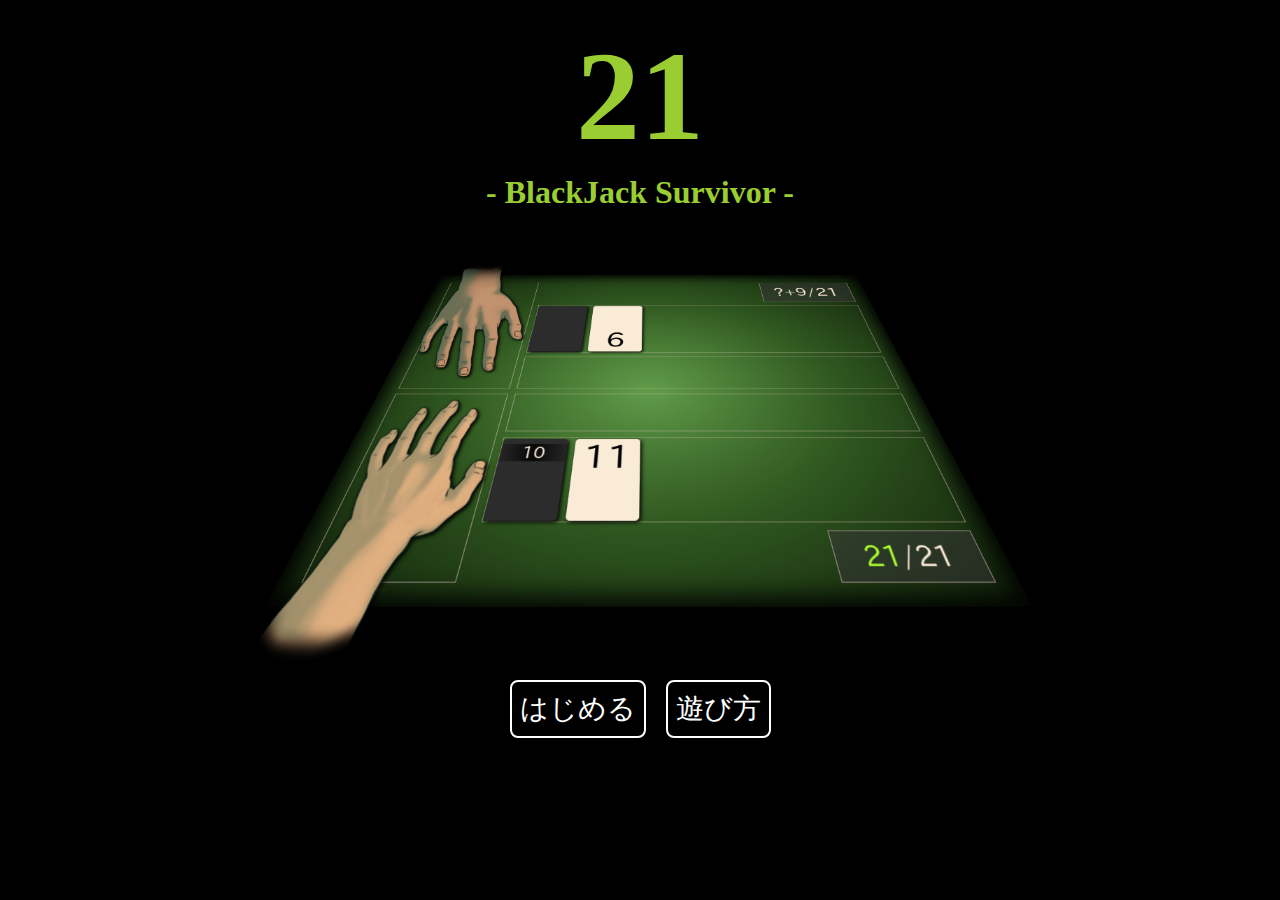
<file: index.html>
<!DOCTYPE html>
<html lang="ja">
  <head>
    <meta charset="utf-8" />
    <meta name="description" content="ブラックジャック風カードゲームです！――――君は生き残ることができるか？デスゲームに勝ち残り賞金を手に入れろ！">
    <title>21 - BlackJack Survivor</title>
    <link rel="stylesheet" type="text/css" href="css/base.css" />
  </head>
  <body>
    <h1 id="title">21<br><span id="title-sub">- BlackJack Survivor -<span></h1>

    <div id="img"></div>

    <div class="link">
      <a class="btn" href="gameboard.html">はじめる</a>
      <a class="btn" href="rule.html">遊び方</a>
    </div>
  </body>
</html>
</file>
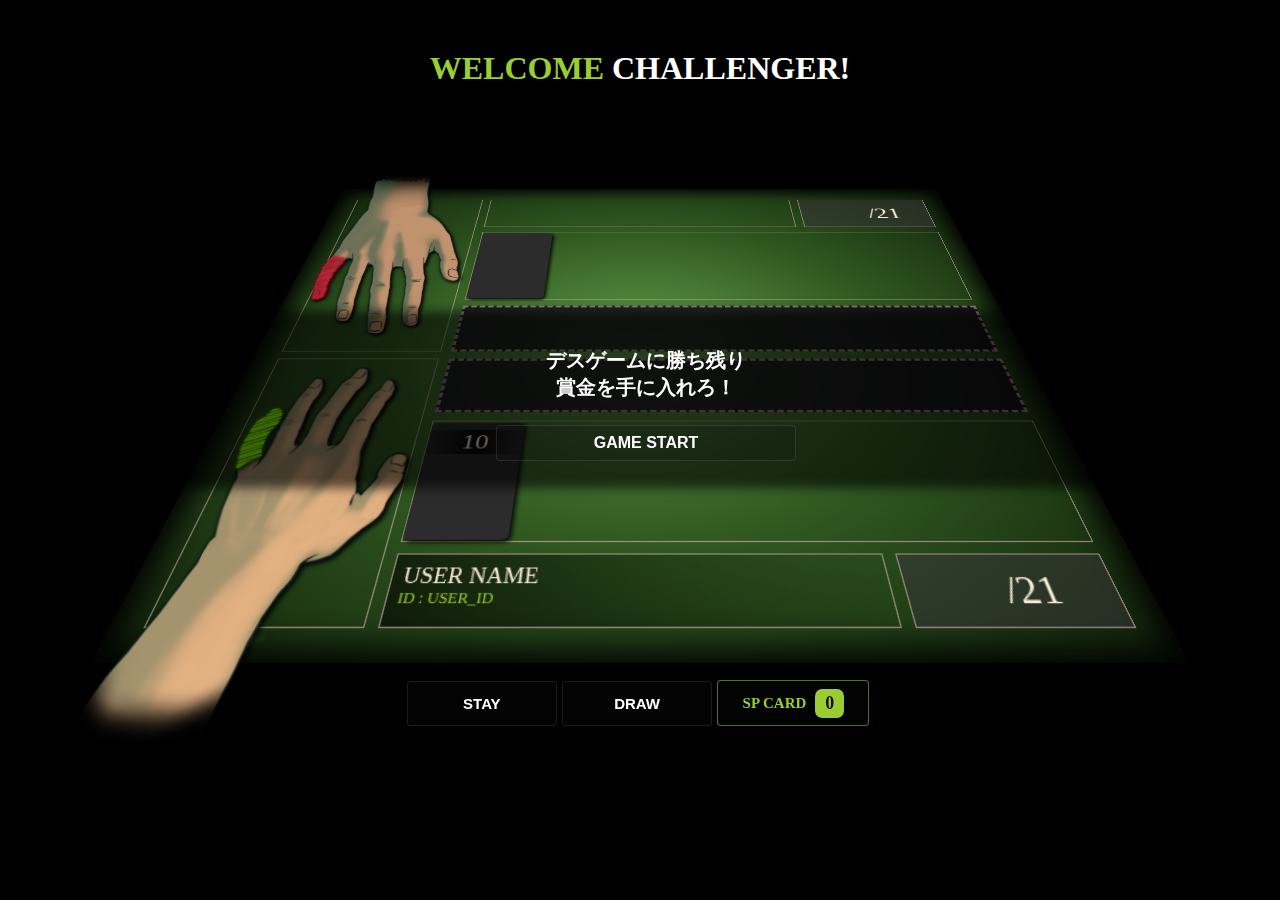
<file: gameboard.html>
<!DOCTYPE html>
<html lang="ja">
  <!-- HEAD -->
  <head>
    <meta charset="UTF-8" />
    <meta http-equiv="X-UA-Compatible" content="IE=edge">
    <meta name="viewport" content="width=device-width, initial-scale=1.0">
    <title>21 - Survival Game -</title>
    <link rel="stylesheet" type="text/css" href="css/gameboard.css" />
    <link rel="stylesheet" type="text/css" href="css/pop_up.css" />
    <link rel="stylesheet" type="text/css" href="css/sp_window+cards.css" />
  </head>
  <!-- END of HEAD -->

  <!-- BODY -->
  <body>
    <!-- <h1>21</h1> -->

    <!-- .YOUR or .ENEMY -->
    <div class="container">
      <div id="infoBoard" class="wrapper">
        <div id="message">
          <p id="header"><span class="YOUR">WELCOME</span> CHALLENGER!</p>
          <p id="notice"></p>
          <!-- Example:
            <p id="header"><span class="YOUR">YOUR</span> TURN</p>
            <p id="notice">SPカードの効果は発動しなかったようだ...</p>
           -->
        </div>
      </div>
      <!-- ENEMY -->
      <div id="gameBoard" class="wrapper">
        <div id="EN_Hand">
          <img class="Hand" src="img/en/hand.png" alt="Enemy's Hand" />
          <!-- Example:
            <img class="Hand lost" src="img/en/lost/02.png" />
            <img class="Hand select" src="img/en/select/03.png" />
            <img class="Hand select" src="img/en/select/04.png" />
          -->
        </div>
        <div id="EN_Cards">
          <!-- Example:
            <div class="numCard back"></div>
            <div class="numCard">4</div>
            <div class="numCard">8</div>
          -->
        </div>
        <div id="EN_PassiveSP">
          <!-- Example:
            <div class="spCard spID21"></div>
            <div class="spCard spID21"></div> 
          -->
        </div>
        <div id="Blank"></div>
        <div id="EN_countNum">
          <!-- Example:
            <span class="enHandSum">18+?</span>/<span class="goal">21</span>
          -->
          <span id="enHandSum">--</span>/<span class="goal">--</span>
        </div>
        <!-- END of Enemy's Graphics -->
        <!-- My Graphix -->
        <div id="MY_Hand">
          <img class="Hand" src="img/my/hand.png" alt="My Hand" />
          <!-- Example:
            <img class="Hand lost" src="img/my/lost/01.png" />
            <img class="Hand select" src="img/my/select/02.png" />
          -->
        </div>
        <div id="MY_Cards">
          <!-- Example:
            <div class="numCard back"><div>11</div></div>
            <div class="numCard">7</div>
            <div class="numCard">3</div>
          -->
        </div>
        <div id="MY_PassiveSP">
          <!-- Example:
            <div class="spCard spID22"></div>
            <div class="spCard spID23"></div>
          -->
        </div>
        <div id="MY_Info">
          <div id="user_info">USER NAME<br />ID : USER_ID</div>
        </div>
        <div id="MY_countNum">
          <!-- Example:
            <span class="myHandSum">17</span>/<span class="goal">21</span>
            or
            <span class="myHandSum just">21</span>/<span class="goal">21</span>
            or
            <span class="myHandSum burst">24</span>/<span class="goal">21</span>
          -->
          <span id="myHandSum">--</span>/<span class="goal">--</span>
        </div>
        <!-- END of My Graphics -->
      </div>
      <!-- END of gameBoard -->

      <!-- infoBorder -->
      <div id="infoBorder" hidden>
        <div id="infoBdrImg" hidden><img src="img/10000yen.png"></div>
        <p id="infoBdrMsg">ここにメッセージを挿入</p>
        <div class="infoBtnContainer">
          <button id="btn1st" class="infoBtn" type="button" hidden>BUTTON-01</button>
          <button id="btn2nd" class="infoBtn" type="button" hidden>BUTTON-02</button>
        </div>
      </div>

      <!-- infoPopUp -->
      <div id="infoPopUp" hidden>
        <div id="infoSP" hidden>
          <div id="SPimg" class=""></div>
          <p id="SPname">SPカード名</p>
          <p id="SPtext">SPカードの詳細情報</p>
        </div>
        <div id="infoMsg">ここにメッセージを挿入</div>
        <div class="infoBtnContainer">
          <button id="btnPop" class="infoBtn" type="button">OK</button>
        </div>
      </div>
      <!-- END of infoPopUp -->

      <!-- MY Commands -->
      <div id="MY_Commands">
        <div id="comBtnContainer">
          <button id="btnStay" type="button" class="clear_btn" disabled>STAY</button>
          <button id="btnDraw" type="button" class="clear_btn" disabled>DRAW</button>
        </div>
        <input id="SP_btn" type="checkbox" class="clear_btn" name="SP_Window" />
        <label for="SP_btn" id="label_SP_btn" title="SPカードを使用します">
          <div id="divSPBtn">
            <!-- Example:
              SP CARD <span class="label_SP_btn">4</span>
            -->
            SP CARD <span>--</span>
          </div>
        </label>
        <!-- SP_Window -->
        <div id="SP_Window">
          <!-- Example:
            <div id="sp0" class="spPrev spID12">
              <input type="button" name="useSP" value="12">
            </div>
            <div id="sp1" class="spPrev"></div>
            ...
          -->
          <div id="spText">
            <!-- Example:
              <div class='spIDXXtxt'>
                <p class='SPname'>SPカード名</p>
                <p class='SPtext'>SPカードの説明</p>
              </div>
            -->
          </div>
        </div>
        <!-- END of SP_Window -->
      </div>
      <!-- END of MY Commands -->
    </div>
    <!-- END of container -->
    <script>
      // export to "js/main.js"

      // infoBoard
      const pHeader = document.querySelector("#header");
      const pNotice = document.querySelector("#notice");

      // gameBoard
      const divSPBtn = document.querySelector("#divSPBtn");
      const divMyCard = document.querySelector("#MY_Cards");
      const divEnCard = document.querySelector("#EN_Cards");
      const spanMySum = document.querySelector("#myHandSum");
      const spanEnSum = document.querySelector("#enHandSum");
      const spanGoal = document.querySelectorAll("span.goal");
      const divMyPassSP = document.querySelector("#MY_PassiveSP");
      const divEnPassSP = document.querySelector("#EN_PassiveSP");
      const divMyHand = document.querySelector("#MY_Hand");
      const divEnHand = document.querySelector("#EN_Hand");

      // infoBorder
      const infoBorder = document.querySelector("#infoBorder");
      const infoBdrImg = document.querySelector("#infoBdrImg");
      const infoBdrMsg = document.querySelector("#infoBdrMsg");
      const infoBtnContainer = document.querySelector("#infoBorder .infoBtnContainer");
      const btn1st = document.querySelector("#btn1st");
      const btn2ec = document.querySelector("#btn2nd");

      // infoPopUp
      const divInfoPU = document.querySelector("#infoPopUp");
      const divInfoSP = document.querySelector("#infoSP");
      const divSPimg = document.querySelector("#SPimg");
      const pSPname = document.querySelector("#SPname");
      const pSPtext = document.querySelector("#SPtext");
      const divInfoMsg = document.querySelector("#infoMsg");
      const btnPop = document.querySelector("#btnPop");

      // MY_Commands
      const divMyCmd = document.querySelector("#MY_Commands");
      const btnStay = document.querySelector("#btnStay");
      const btnDraw = document.querySelector("#btnDraw");
      const btnSP = document.querySelector("#SP_btn");

      // SP_Window
      const SPWindow = document.querySelector("#SP_Window");
      const SPText = document.querySelector("#spText");

      const MAX_SP_HAND = 16;
    </script>
    <script src="js/SPCard.js"></script>
    <script src="js/GameStatus.js"></script>
    <script src="js/main.js"></script>
    <script>
      const gc = new GameController("id");
      document.body.onload = () => { gc.run(); };
    </script>
  </body>
  <!-- END of BODY -->
</html>
</file>
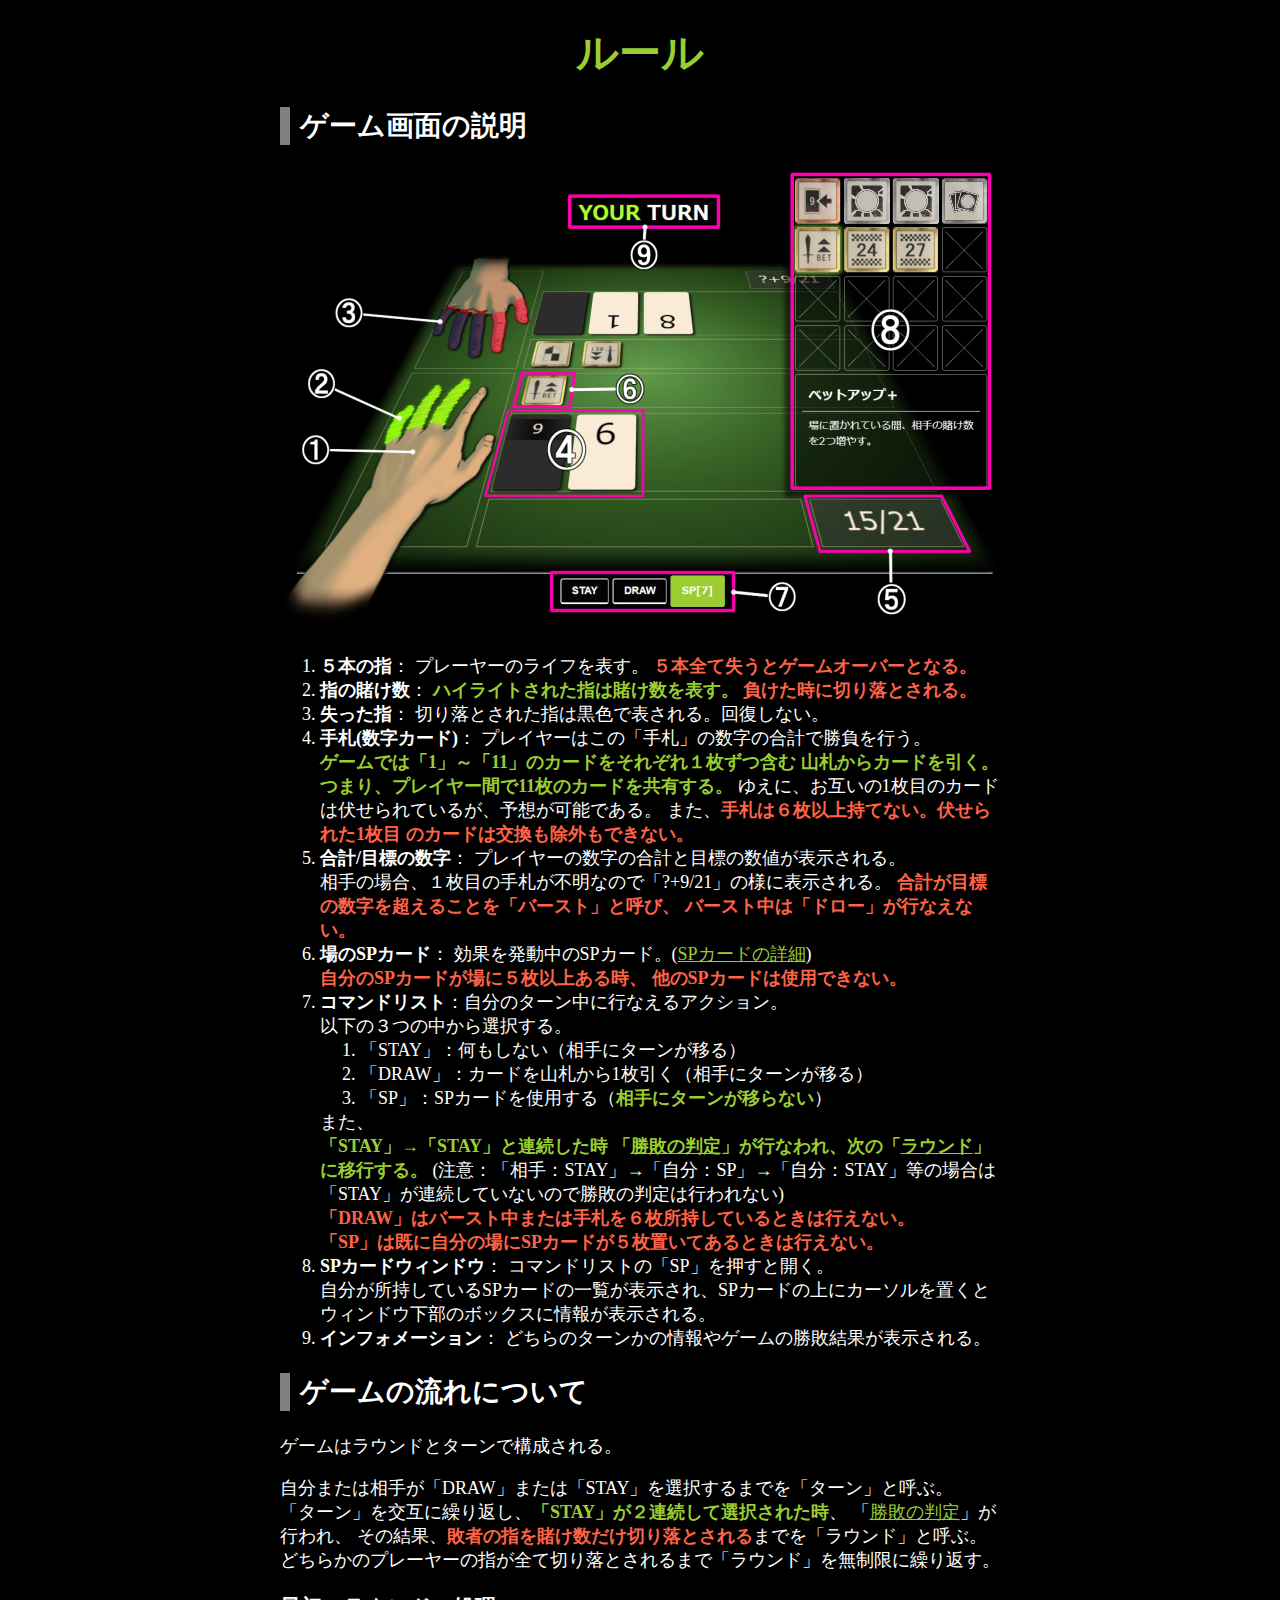
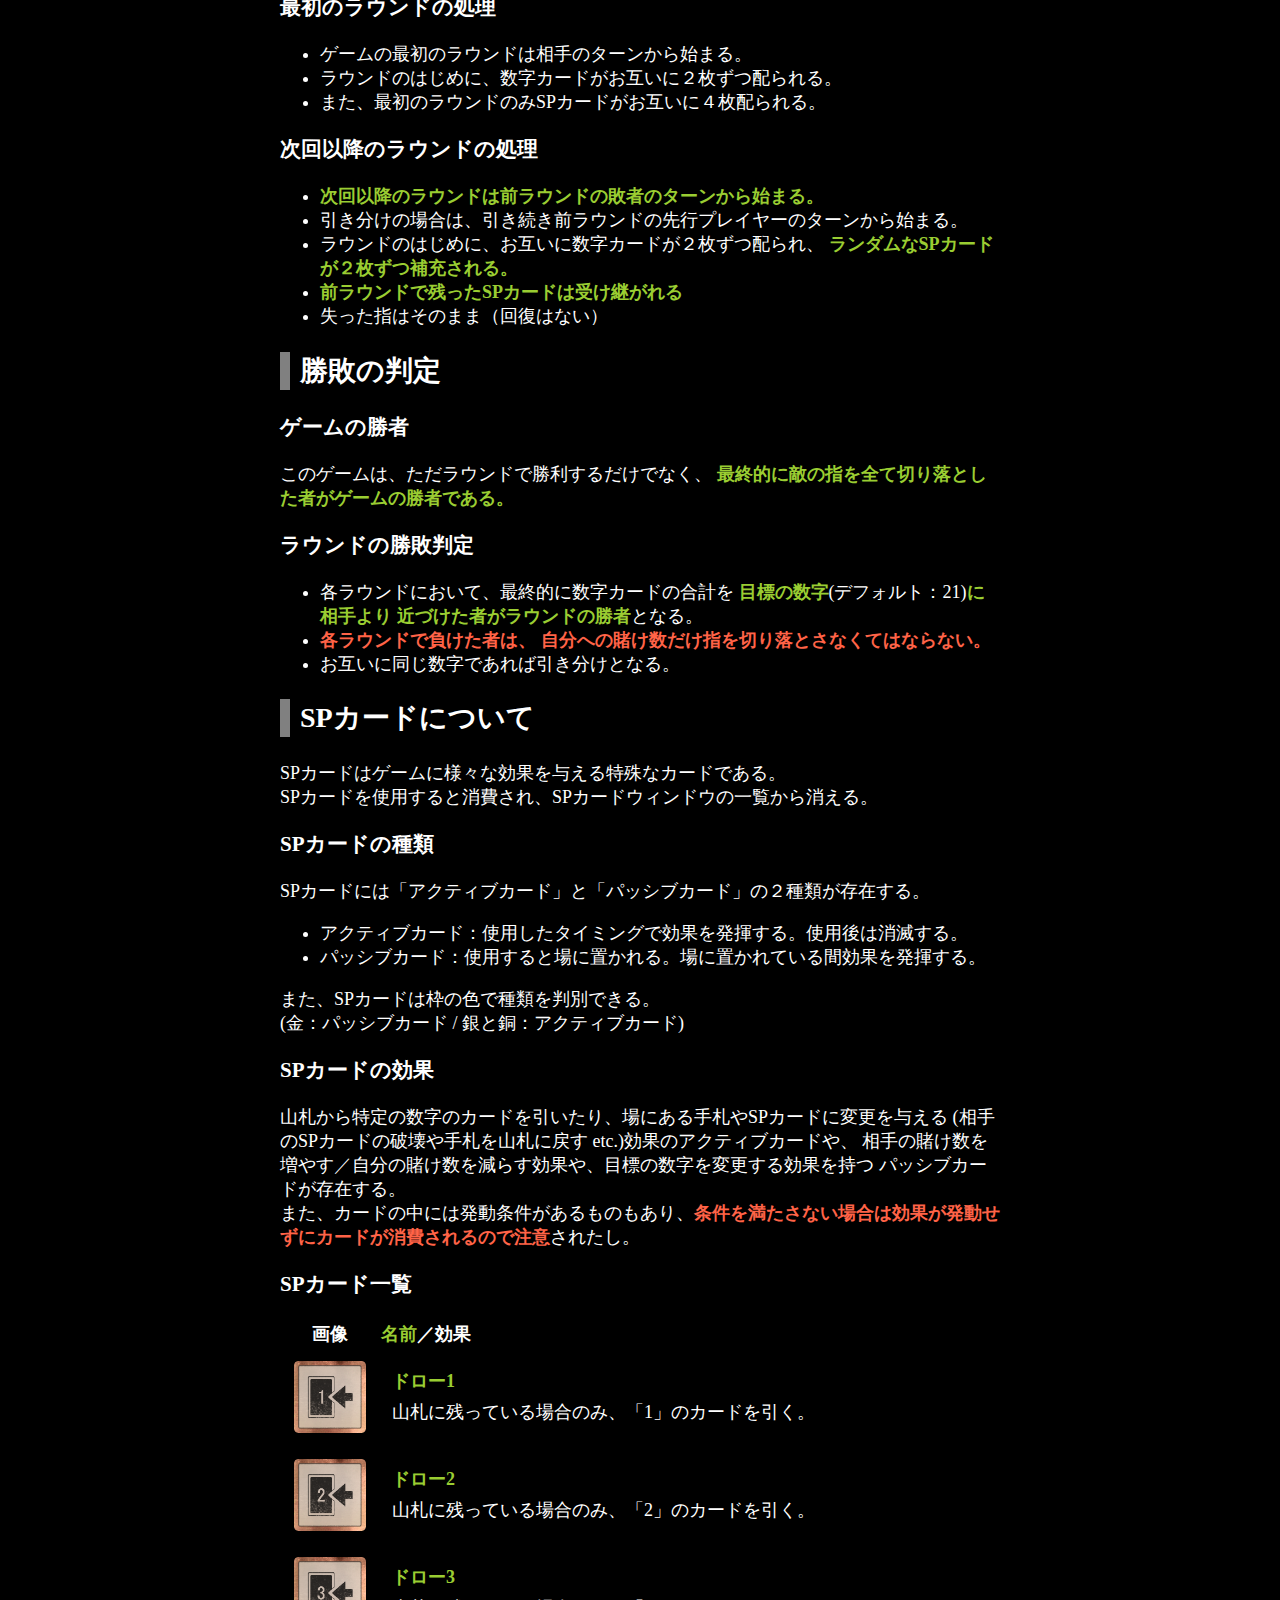
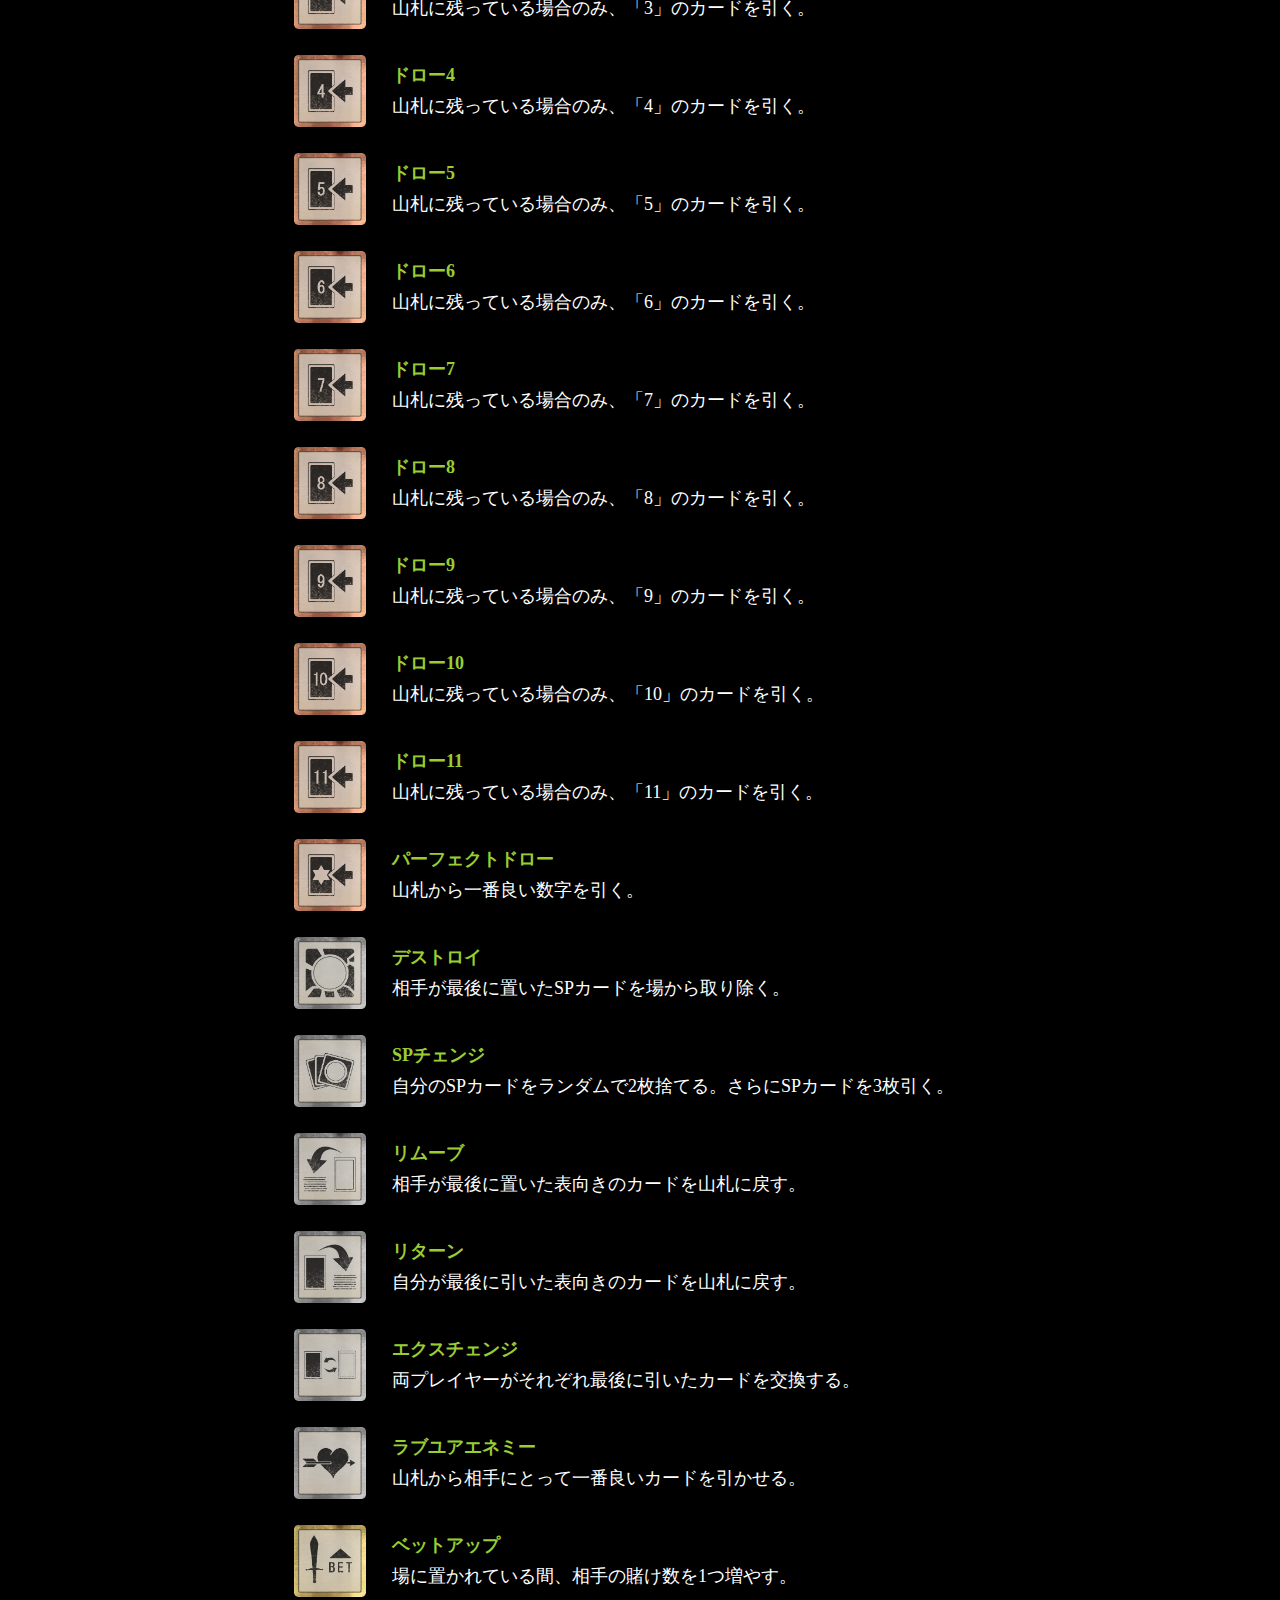
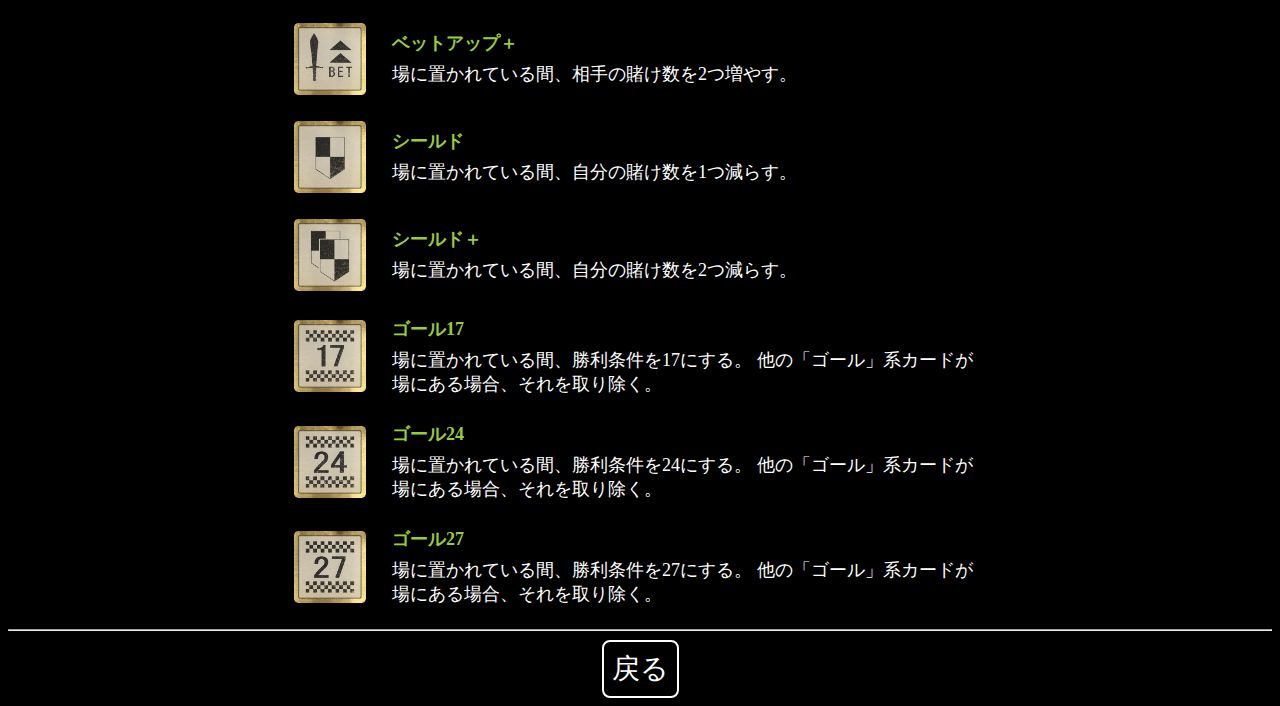
<file: rule.html>
<!DOCTYPE html>
<html lang="ja">

<head>
  <link rel="stylesheet" type="text/css" href="css/base.css">
  <meta charset="utf-8">
  <title>ルール</title>
  <link rel="stylesheet" href="css/rule.css">
  <link rel="stylesheet" href="css/sp_card.css">
</head>

<body>
  <h1>ルール</h1>

  <div class="container">

    <h2>ゲーム画面の説明</h2>
    <div class="fig01"></div>
    <ol class="encircled">
      <li>
        <span class="bold">５本の指</span>：
        プレーヤーのライフを表す。
        <span class="bold red">５本全て失うとゲームオーバーとなる。</span>
      </li>
      <li>
        <span class="bold">指の賭け数</span>：
        <span class="bold green">ハイライトされた指は賭け数を表す。</span>
        <span class="bold red">負けた時に切り落とされる。</span>
      </li>
      <li>
        <span class="bold">失った指</span>：
        切り落とされた指は黒色で表される。回復しない。
      </li>
      <li>
        <span class="bold">手札(数字カード)</span>：
        プレイヤーはこの「手札」の数字の合計で勝負を行う。<br>
        <span class="bold green">ゲームでは「1」～「11」のカードをそれぞれ１枚ずつ含む
          山札からカードを引く。つまり、プレイヤー間で11枚のカードを共有する。</span>
        ゆえに、お互いの1枚目のカードは伏せられているが、予想が可能である。
        また、<span class="bold red">手札は６枚以上持てない。伏せられた1枚目
          のカードは交換も除外もできない。</span>
      </li>
      <li>
        <span class="bold">合計/目標の数字</span>：
        プレイヤーの数字の合計と目標の数値が表示される。<br>
        相手の場合、１枚目の手札が不明なので「?+9/21」の様に表示される。
        <span class="bold red">合計が目標の数字を超えることを「バースト」と呼び、
          バースト中は「ドロー」が行なえない。</span>

      </li>
      <li>
        <span class="bold">場のSPカード</span>：
        効果を発動中のSPカード。(<a href="#SPCard">SPカードの詳細</a>)<br>
        <span class="bold red">自分のSPカードが場に５枚以上ある時、
          他のSPカードは使用できない。</span>
      </li>
      <li>
        <span class="bold">コマンドリスト</span>：自分のターン中に行なえるアクション。<br>
        以下の３つの中から選択する。
        <ol>
          <li>「STAY」：何もしない（相手にターンが移る）</li>
          <li>「DRAW」：カードを山札から1枚引く（相手にターンが移る）</li>
          <li>「SP」：SPカードを使用する（<span class="bold green">相手にターンが移らない</span>）</li>
        </ol>
        また、<br>
        <span class="bold green">「STAY」→「STAY」と連続した時
          「<a href="#Judge">勝敗の判定</a>」が行なわれ、次の「<a href="#game_flow">ラウンド</a>」に移行する。</span>
        (注意：「相手：STAY」→「自分：SP」→「自分：STAY」等の場合は
        「STAY」が連続していないので勝敗の判定は行われない)<br>
        <span class="bold red">「DRAW」はバースト中または手札を６枚所持しているときは行えない。</span><br>
        <span class="bold red">「SP」は既に自分の場にSPカードが５枚置いてあるときは行えない。</span><br>
      </li>
      <li>
        <span class="bold">SPカードウィンドウ</span>：
        コマンドリストの「SP」を押すと開く。<br>
        自分が所持しているSPカードの一覧が表示され、SPカードの上にカーソルを置くと
        ウィンドウ下部のボックスに情報が表示される。
      </li>
      <li>
        <span class="bold">インフォメーション</span>：
        どちらのターンかの情報やゲームの勝敗結果が表示される。
      </li>
    </ol>


    <h2 id="game_flow">ゲームの流れについて</h2>
    <p>ゲームはラウンドとターンで構成される。</p>
    <p>
      自分または相手が「DRAW」または「STAY」を選択するまでを「ターン」と呼ぶ。<br>
      「ターン」を交互に繰り返し、<span class="bold green">「STAY」が２連続して選択された時</span>、
      「<a href="#Judge">勝敗の判定</a>」が行われ、
      その結果、<span class="bold red">敗者の指を賭け数だけ切り落とされる</span>までを「ラウンド」と呼ぶ。<br>
      どちらかのプレーヤーの指が全て切り落とされるまで「ラウンド」を無制限に繰り返す。
    </p>

    <h3>最初のラウンドの処理</h3>
    <ul>
      <li>ゲームの最初のラウンドは相手のターンから始まる。</li>
      <li>ラウンドのはじめに、数字カードがお互いに２枚ずつ配られる。</li>
      <li>また、最初のラウンドのみSPカードがお互いに４枚配られる。</li>
    </ul>

    <h3>次回以降のラウンドの処理</h3>
    <ul>
      <li><span class="bold green">次回以降のラウンドは前ラウンドの敗者のターンから始まる。</span></li>
      <li>引き分けの場合は、引き続き前ラウンドの先行プレイヤーのターンから始まる。</li>
      <li>
        ラウンドのはじめに、お互いに数字カードが２枚ずつ配られ、
        <span class="bold green">ランダムなSPカードが２枚ずつ補充される。</span>
      </li>
      <li><span class="bold green">前ラウンドで残ったSPカードは受け継がれる</span></li>
      <li>失った指はそのまま（回復はない）</li>
    </ul>


    <h2 id="Judge">勝敗の判定</h2>

    <h3>ゲームの勝者</h3>
    <p>
      このゲームは、ただラウンドで勝利するだけでなく、
      <span class="bold green">最終的に敵の指を全て切り落とした者がゲームの勝者である。</span>
    </p>

    <h3>ラウンドの勝敗判定</h3>
    <ul>
      <li>
        各ラウンドにおいて、最終的に数字カードの合計を<span class="green bold">
          目標の数字</span>(デフォルト：21)<span class="green bold">に相手より
          近づけた者がラウンドの勝者</span>となる。
      </li>
      <li>
        <span class="red bold">各ラウンドで負けた者は、
          自分への賭け数だけ指を切り落とさなくてはならない。</span>
      </li>
      <li>お互いに同じ数字であれば引き分けとなる。</li>
    </ul>


    <h2 id="SPCard">SPカードについて</h2>
    <p>
      SPカードはゲームに様々な効果を与える特殊なカードである。<br>
      SPカードを使用すると消費され、SPカードウィンドウの一覧から消える。
    </p>

    <h3>SPカードの種類</h3>
    <p>SPカードには「アクティブカード」と「パッシブカード」の２種類が存在する。</p>
    <ul>
      <li>アクティブカード：使用したタイミングで効果を発揮する。使用後は消滅する。</li>
      <li>パッシブカード：使用すると場に置かれる。場に置かれている間効果を発揮する。</li>
    </ul>
    <p>
      また、SPカードは枠の色で種類を判別できる。<br>
      (金：パッシブカード / 銀と銅：アクティブカード)
    </p>

    <h3>SPカードの効果</h3>
    <p>
      <!-- ここでは詳細を紹介しないが...<br> -->
      山札から特定の数字のカードを引いたり、場にある手札やSPカードに変更を与える
      (相手のSPカードの破壊や手札を山札に戻す etc.)効果のアクティブカードや、
      相手の賭け数を増やす／自分の賭け数を減らす効果や、目標の数字を変更する効果を持つ
      パッシブカードが存在する。<br>
      また、カードの中には発動条件があるものもあり、<span class="bold red">条件を満たさない場合は効果が発動せずにカードが消費されるので注意</span>されたし。
    </p>

    <h3>SPカード一覧</h3>
    <table id="spList">
      <thead>
        <tr>
          <th class="txt-c">画像</th>
          <th class="txt-l"><span class="bold green">名前</span>／効果</th>
        </tr>
      </thead>
      <tbody>
        <!-- ここにSPカードが挿入される -->
      </tbody>
    </table>
    <script>
      // SPカードのデータを読み込む
      fetch('json/sp_card.json')
        .then(res => { return res.json(); })
        .then(json => {
          const spList = json;
          const tbody = document.querySelector('#spList > tbody');

          // テーブルにSPカードを追加する
          spList['sp_card'].forEach(card => {
            if (!card['name']) return;
            const tr = document.createElement('tr');
            tr.innerHTML = `
            <td><div class="card spID${card['id']}"></div</td>
            <td>
              <span class="bold green">${card['name']}</span>
              <p>${card['description']}</p>
            </td>
            `;
            tbody.appendChild(tr);

            // console.log(card);
          });
        });
    </script>

  </div>

  <hr>

  <div class="link">
    <a class="btn" href="index.html">戻る</a>
  </div>

</body>

</html>
</file>
<file: css/base.css>
@charset "utf8";

body {
  background-color: black;
  color           : white;
  font-size       : 18px;
}

span.green {
  color: yellowgreen;
}

span.red {
  color: tomato;
}

span.bold {
  font-weight: bold;
}

span.small {
  font-size: 10px;
}

.txt-c {
  text-align: center;
}

.txt-l {
  text-align: left;
}

.txt-r {
  text-align: right;
}


h1 {
  color     : yellowgreen;
  margin    : 2%;
  font-size : 42px;
  text-align: center;
}

#title {
  margin-top: 4rem;
  font-size: 8rem;
  line-height: 4rem;
}

#title-sub {
  font-size: 2rem;
}

h2 {
  color       : white;
  font-size   : 28px;
  padding-left: 10px;
  border-left : 10px solid gray;
}

h2:target {
  border-left: 10px solid white;
  background : linear-gradient(90deg, #37ce00cc, #00000000);
}

div.container {
  width : 720px;
  margin: 5px auto;
}

div#img {
  width           : calc(0.7*1195px);
  height          : calc(0.7*608px);
  margin          : 0 auto;
  background-size : 100% 100%;
  background-image: url(../img/21.png);
}

div.link {
  display        : flex;
  align-items    : center;
  justify-content: center;
  margin         : 5px auto;
  font-size      : 28px;
}

a:link,
a:visited {
  color: yellowgreen;
}

/* Button */
a.btn:link,
a.btn:visited {
  text-decoration: none;
  color          : white;
}

.btn {
  color           : white;
  background-color: black;
  padding         : 8px;
  border          : 2px solid white;
  border-radius   : 8px;
  margin          : 0 10px;
  font-size       : 28px;
}

.btn:hover {
  background-color: yellowgreen;
  color           : black;
  border          : 2px solid yellowgreen;
}

div.fig01 {
  background-image: url(../img/game_screen.png);
  background-size : 100% 100%;
  width           : 720px;
  height          : 468px;
}
</file>
<file: css/gameboard.css>
@charset "UTF-8";

/**
 * TODO: レスポンシブ対応
 */

/* * {
    margin: 0;
    box-sizing: border-box;
} */

:root {
    --borad-width: 1080px;
}

/* debug */
div.test {
    font-size: 12px;
    position : absolute;
    top      : 1%;
    left     : 1%;
}

body {
    font-size          : 15px;
    color              : #ffffff;
    background-color   : black;
    position           : relative;
    /* 要素選択を無効化 */
    user-select        : none;
    /* 見切れた要素 */
    /* overflow-x      : visible; */
}

h1 {
    font-size : 32px;
    text-align: center;
}

span.green {
    color: yellowgreen;
}

span.red {
    color: tomato;
}

span.bold {
    font-weight: bold;
}

span.small {
    font-size: 10px;
}

.container {
    width       : var(--borad-width);
    position    : relative;
    margin-left : auto;
    margin-right: auto;
}

.wrapper {
    margin-left : auto;
    margin-right: auto;
}

img {
    pointer-events: none;
}

/* infoBoard */
div#infoBoard {
    position       : absolute;
    top            : 0.0%;
    left           : calc((var(--borad-width) - 600px) / 2);
    width          : 600px;
    height         : 180px;
    display        : flex;
    align-items    : center;
    justify-content: center;
}

div#message {
    width : 100%;
    height: 100%;
}

div#message>p {
    font-size         : 20px;
    font-weight       : bold;
    text-align        : center;
    margin-block-start: 0em;
    margin-block-end  : 0.5em;
}

div#message>p:first-child {
    font-size: 32px;
}

span.YOUR {
    color: greenyellow;
}

span.ENEMY {
    color: tomato;
}

div#message.WIN span,
div#message.victory span {
    color: greenyellow;
}

div#message.LOSE span,
div#message.defeat span {
    color: tomato;
}

/* gameBoard */
div#gameBoard {
    display: grid;
    grid-template-areas:
        "EN_Hand Blank EN_countNum"
        "EN_Hand EN_Cards  EN_Cards"
        "EN_Hand EN_PassiveSP EN_PassiveSP"
        "MY_Hand MY_PassiveSP MY_PassiveSP"
        "MY_Hand MY_Cards  MY_Cards"
        "MY_Hand MYInfo MY_countNum";
    grid-template-rows   : 60px 125px 70px 70px 125px 60px;
    grid-template-columns: 160px 1fr 160px;
    grid-gap             : 10px;
    width                : 720px;
    background           : radial-gradient(#619c4a, #305820, #10200a);
    box-shadow           : inset 0 0 25px 10px #000000ee;
    padding              : 25px;
    margin-top           : 50px;

    /* 3D Transform */
    transform: perspective(720px) translateZ(0px) rotateX(45deg);
}

/* div#gameBoard>div:not(:empty), */
#gameBoard>div {
    border: 1px solid #ffd8d880;
}

#EN_Hand {
    grid-area: EN_Hand;
}

#Blank {
    grid-area: Blank;
}

#EN_countNum {
    grid-area: EN_countNum;
}

#EN_Cards {
    grid-area: EN_Cards;
}

#EN_PassiveSP {
    grid-area: EN_PassiveSP;
}

#MY_Hand {
    grid-area: MY_Hand;
}

#MY_Info {
    grid-area: MYInfo;
}

#MY_countNum {
    grid-area: MY_countNum;
}

#MY_Cards {
    grid-area: MY_Cards;
}

#MY_PassiveSP {
    grid-area: MY_PassiveSP;
}

div#EN_PassiveSP,
div#MY_PassiveSP {
    background-color: rgba(16, 4, 25, 0.725);
    border          : 3px dashed #ffd8d880;
}

#EN_Cards,
#EN_PassiveSP,
#MY_Cards,
#MY_PassiveSP {
    display      : flex;
    position     : relative;
    /* overflow-x: hidden; */
}

#EN_Cards.stay::after,
#MY_Cards.stay::after {
    position       : absolute;
    /* top         : 50%; */
    left           : 7.5%;
    content        : "STAY";
    display        : flex;
    align-items    : center;
    justify-content: center;
    font-size      : 1.5em;
    font-weight    : 600;
    width          : 85%;
    height         : 2em;
    background     : rgba(0, 0, 0, 0.40);
}

#EN_Cards.stay::after {
    /* 2D Transform : Up side Down */
    transform: rotate(180deg);
    filter   : drop-shadow(-0px -10px 3px black);
    bottom   : 55%;
}

#MY_Cards.stay::after {
    top   : 45%;
    filter: drop-shadow(0px 10px 3px black);
}


#EN_Cards>div.numCard,
#EN_PassiveSP>div.spCard {
    /* 2D Transform : Up side Down */
    transform: rotate(180deg);
    filter   : drop-shadow(-2px -2px 2px black);
}

div.numCard {
    flex            : 0 0 84px;
    height          : 120px;
    margin-right    : 10px;
    margin-top      : auto;
    margin-bottom   : auto;
    border-radius   : 5px;
    font-size       : 48px;
    color           : black;
    text-align      : center;
    filter          : drop-shadow(2px 2px 2px black);
    background-color: antiquewhite;
}

div.numCard.back {
    color           : antiquewhite;
    background-color: #2c2c2c;
}

div.numCard.back>div {
    font-size : 24px;
    margin-top: 8px;
    background:
        linear-gradient(to left, #00000020, #000000cc, #00000020);
}

div.spCard {
    flex            : 0 0 60px;
    height          : 60px;
    margin-left     : 10px;
    margin-right    : 10px;
    margin-top      : auto;
    margin-bottom   : auto;
    border-radius   : 5px;
    filter          : drop-shadow(2px 2px 2px black);
    background-color: darkgoldenrod;
}

#EN_countNum,
#MY_countNum {
    font-size       : 32px;
    color           : antiquewhite;
    display         : flex;
    align-items     : center;
    justify-content : center;
    border          : 1px solid antiquewhite;
    background-color: #3535358f;
}

span#myHandSum.just,
span#enHandSum.just {
    color: greenyellow;
}

span#myHandSum.burst,
span#enHandSum.burst {
    color: tomato;
}

/* keyframes animation */
@keyframes slide_in {
    0% {
        position: relative;
        left    : 600px;
    }

    100% {
        position: relative;
        left    : 0px;
    }
}

@keyframes showCount {
    0% {
        visibility: hidden;
    }

    80% {
        visibility: hidden;
    }

    81% {
        visibility: visible;
        transform : scale(1);
    }

    90% {
        transform: scale(1.2);
    }

    100% {
        transform: scale(1);
    }
}


/* Draw Animation */
div.numCard.draw {
    animation: slide_in 1.0s;
}

span#myHandSum.show,
span#enHandSum.show {
    animation: showCount 1.0s;
}

/* keyframes animation */
@keyframes fade-in {
    0% {
        opacity: 0;
    }

    100% {
        opacity: 100;
    }
}

#MY_Hand,
#EN_Hand {
    position: relative;
}

#EN_Hand>img.Hand {
    width    : 225px;
    height   : 325px;
    position : absolute;
    transform: translateY(-60px) translateX(-40px);
    filter   : drop-shadow(2px 2px 2px black);
}

#MY_Hand>img.Hand {
    width    : 225px;
    height   : 375px;
    position : absolute;
    transform: translateY(-25px) translateX(-30px);
    filter   : drop-shadow(2px 2px 2px black);
}

img.select.Hand {
    filter   : none;
    animation: fade-in 1s infinite alternate;
}

img.lost.Hand {
    filter: none;
}

div#user_info {
    padding   : 8px;
    height    : 42px;
    font-size : 12px;
    color     : yellowgreen;
    background: linear-gradient(90deg, #0000008e, #00000000);
}

div#user_info:first-line {
    color    : antiquewhite;
    font-size: 18px;
}
</file>
<file: css/pop_up.css>
/* keyframes animation */
@keyframes fade-in {
    0% {
        opacity: 0;
    }

    100% {
        opacity: 100;
    }
}

#infoBorder {
    width           : 100%;
    padding         : 6px;
    background-color: rgba(0, 0, 0, 0.6);
    box-shadow      : 0 0 10px 10px rgba(0, 0, 0, 0.60);
    position        : absolute;
    top             : 40%;
    animation       : fade-in .2s;
    z-index         : 100;
}

#infoBorder #infoBdrMsg {
    font-size  : 20px;
    font-weight: bold;
    color      : #ffffff;
    text-align : center;
    margin     : 1em 0;
}

#infoBorder .infoBtn {
    max-width: 300px;
}

#infoBorder>#infoBdrImg {
    text-align: center;
}

#infoBdrImg>img {
    width : calc(0.3*813px);
    height: calc(0.3*483px);
    filter: drop-shadow(2px 5px 5px black);
}

#infoPopUp {
    width           : 300px;
    padding         : 6px;
    background-color: rgba(0, 0, 0, 0.60);
    box-shadow      : 0 0 10px 10px rgba(0, 0, 0, 0.60);
    position        : absolute;
    top             : 56%;
    left            : 36%;
    z-index         : 50;
    animation       : fade-in .2s;
}

#infoSP {
    position: absolute;
    top     : -195%;
    left    : 0%;
    width   : 300px;

    text-shadow:
        0px 0px 4px black,
        0px 0px 4px black,
        0px 0px 6px black,
        0px 0px 6px black,
        0px 0px 12px black,
        0px 0px 12px black;
}

#SPimg {
    position        : relative;
    z-index         : 5;
    height          : 100px;
    width           : 100px;
    margin          : 8px auto;
    border-radius   : 6px;
    filter          : drop-shadow(2px 2px 4px black);
    background-color: darkgoldenrod;
}

#SPname {
    font-size    : 20px;
    font-weight  : bold;
    color        : #ffffff;
    text-align   : center;
    padding      : 4px;
    margin       : 6px 0px;
    border-bottom: 1.2px solid #ffffff;
}

#SPtext {
    font-size : 16px;
    color     : #ffffff;
    min-height: 2.5em;
    padding   : 4px 12px;
    margin    : .5em 0;
}

#infoMsg {
    font-size      : 18px;
    color          : #ffffff;
    /* position */
    display        : flex;
    align-items    : center;
    justify-content: center;

    min-height: 2.5em;
    padding   : 4px 8px;
    margin    : .5em 0;
}

.infoBtnContainer {
    padding        : 4px;
    margin         : .5em auto;
    text-align     : center;
    display        : flex;
    align-items    : center;
    justify-content: center;
    max-width      : 400px;
}

.infoBtnContainer .infoBtn {
    font-size    : 16px;
    color        : #ffffff;
    font-weight  : bold;
    padding      : 8px 16px;
    background   : #11111133;
    border       : solid .5px #ffffff1a;
    border-radius: 4px;
    cursor       : pointer;
    width        : 100%;
}

.infoBtnContainer .infoBtn:hover {
    background: #92ff3d75;
    border    : solid .5px #92ff3d75;
    transition: 0.4s;
}

.infoBtnContainer .infoBtn:disabled {
    background: #ececec33;
    border    : solid .5px #ececec33;
}

.infoBtnContainer .infoBtn:active {
    transition: 0s;
    transform : none;
    color     : #ffffff;
    background: #c0ff90b0;
    border    : solid .5px #c0ff90b0;
}
</file>
<file: css/sp_window+cards.css>
@charset "utf8";

/* input button */
#MY_Commands {
    display        : flex;
    box-sizing     : border-box;
    align-items    : center;
    justify-content: center;
    width          : 1080px;
    margin         : 20px auto;
    position       : relative;
}

#comBtnContainer {
    z-index: 100;
}

.clear_btn {
    /* Reset style */
    /* background: none; */
    /* border: none; */
    outline           : none;
    -webkit-appearance: none;
    -moz-appearance   : none;
    appearance        : none;
    ;
    font-size    : 1em;
    color        : #ffffff;
    font-weight  : bold;
    margin       : 0 .05em;
    padding      : .5em 1em;
    width        : 150px;
    height       : 3em;
    background   : #11111133;
    border       : solid .5px #ffffff1a;
    border-radius: 4px;
    cursor       : pointer;
}

.clear_btn:hover {
    transition: 0.4s;
    background: #92ff3d75;
}

.clear_btn:disabled {
    background: #ececec33;
}

.clear_btn:active {
    transition: 0s;
    background: #c0ff90b0;
}

input#SP_btn {
    display: none;
}

#label_SP_btn {
    margin : 0 .05em;
    padding: 0;
    cursor : pointer;
}

#label_SP_btn>#divSPBtn {
    display        : flex;
    align-items    : center;
    justify-content: center;
    font-size      : 1em;
    color          : yellowgreen;
    font-weight    : bold;
    background     : #11111133;
    border-radius  : 4px;
    border         : solid .5px #92ff3d75;
    margin         : 0 .25em;
    padding        : 0;
    width          : 150px;
    height         : 2.95em;
}

#label_SP_btn>#divSPBtn>span {
    display        : flex;
    align-items    : center;
    justify-content: center;
    margin-left    : .5em;
    width          : 1.6em;
    height         : 1.6em;
    font-size      : 1.2em;
    color          : #111111;
    background     : yellowgreen;
    border-radius  : 25%;
}

#label_SP_btn:hover>#divSPBtn {
    transition: 0.4s;
    color     : #ffffff;
    background: #92ff3d75;
}

#label_SP_btn:hover>#divSPBtn>span {
    transition: 0.4s;
    color     : #ffffff;
    background: transparent;
    outline   : solid 2.5px #ffffff;
}

input#SP_btn:disabled+#label_SP_btn>#divSPBtn {
    color     : yellowgreen;
}

input#SP_btn:disabled+#label_SP_btn>#divSPBtn>span {
    background: #ececec33;
    color     : #111111;
    background: yellowgreen;
    outline   : none;
}

input#SP_btn:checked+#label_SP_btn>#divSPBtn {
    transition: 0.4s;
    color     : #ffffff;
    box-shadow: 0px 0px 1px rgba(0, 0, 0, 0.2);
    background: yellowgreen;
}

input#SP_btn:checked+#label_SP_btn>#divSPBtn>span {
    transition: 0.4s;
    color     : #ffffff;
    background: transparent;
    outline   : solid 2.5px #ffffff;
}

/* SP_Window */
#SP_Window {
    display: grid;
    grid-template-areas:
        "sp0 sp1 sp2 sp3"
        "sp4 sp5 sp6 sp7"
        "sp8 sp9 sp10 sp11"
        "sp12 sp13 sp14 sp15"
        "spText spText spText spText";
    grid-template-rows   : 70px 70px 70px 70px 175px;
    grid-template-columns: 70px 70px 70px 70px;
    grid-gap             : 6px;
    width                : 300px;
    height               : 480px;
    padding              : 6px;
    background-color     : #0000008e;
    box-shadow           : 0 0 10px 10px #0000008e;
    position             : absolute;
    top                  : -640px;
    right                : 0;
}

#sp0 {
    grid-area: sp0;
}

#sp1 {
    grid-area: sp1;
}

#sp2 {
    grid-area: sp2;
}

#sp3 {
    grid-area: sp3;
}

#sp4 {
    grid-area: sp4;
}

#sp5 {
    grid-area: sp5;
}

#sp6 {
    grid-area: sp6;
}

#sp7 {
    grid-area: sp7;
}

#sp8 {
    grid-area: sp8;
}

#sp9 {
    grid-area: sp9;
}

#sp10 {
    grid-area: sp10;
}

#sp11 {
    grid-area: sp11;
}

#sp12 {
    grid-area: sp12;
}

#sp13 {
    grid-area: sp13;
}

#sp14 {
    grid-area: sp14;
}

#sp15 {
    grid-area: sp15;
}

#spText {
    position     : relative;
    grid-area    : spText;
    border       : 1px solid rgba(250, 235, 215, 0.60);
    border-radius: 4px;
}

.spSlot {
    position     : relative;
    border       : 1px solid rgba(250, 235, 215, 0.60);
    border-radius: 4px;
}

/* keyframes animation */
@keyframes fade-in {
    0% {
        opacity: 0;
    }

    100% {
        opacity: 100;
    }
}

@keyframes twinkle-focus {
    0% {
        box-shadow: 0 0 10px 0px #92ff3d75;
    }

    100% {
        box-shadow: 0 0 5px 5px #92ff3d75;
    }
}

.spSlot:hover:not(:empty) {
    animation: twinkle-focus 1s infinite alternate;
}

input#SP_btn~div#SP_Window {
    visibility: collapse;
}

input#SP_btn:checked~div#SP_Window {
    animation : fade-in .2s;
    visibility: visible;
}

/* when SP_Card slot is Empty */
.spSlot:empty::before,
.spSlot:empty::after {
    position  : absolute;
    top       : 50%;
    left      : 7.5%;
    content   : "";
    width     : 85%;
    border-top: solid 1px rgba(250, 235, 215, 0.60);
}

.spSlot:empty::before {
    transform: skewY(-45deg);
}

.spSlot:empty::after {
    transform: skewY(45deg);
}

div#spText p.SPname {
    color        : #ffffff;
    font-size    : 20px;
    font-weight  : bold;
    padding      : 8px 10px;
    margin       : 0 auto;
    border-bottom: solid 1.2px #ffffff;
}

div#spText p.SPtext {
    color      : #ffffff;
    font-size  : 16px;
    padding    : 10px 10px;
    margin     : 0 auto;
    white-space: pre-wrap;
}

div#spText>div[class^="spID"][class$="txt"] {
    position  : absolute;
    visibility: collapse;
    padding   : 10px;
}

div#SP_Window>div.spSlot>input {
    width  : 100%;
    height : 100%;
    opacity: 0;
    cursor : pointer;
}

div.spID1 {
    background-image: url(../img/sp/1.png);
    background-size : 100% 100%;
}

div.spID2 {
    background-image: url(../img/sp/2.png);
    background-size : 100% 100%;
}

div.spID3 {
    background-image: url(../img/sp/3.png);
    background-size : 100% 100%;
}

div.spID4 {
    background-image: url(../img/sp/4.png);
    background-size : 100% 100%;
}

div.spID5 {
    background-image: url(../img/sp/5.png);
    background-size : 100% 100%;
}

div.spID6 {
    background-image: url(../img/sp/6.png);
    background-size : 100% 100%;
}

div.spID7 {
    background-image: url(../img/sp/7.png);
    background-size : 100% 100%;
}

div.spID8 {
    background-image: url(../img/sp/8.png);
    background-size : 100% 100%;
}

div.spID9 {
    background-image: url(../img/sp/9.png);
    background-size : 100% 100%;
}

div.spID10 {
    background-image: url(../img/sp/10.png);
    background-size : 100% 100%;
}

div.spID11 {
    background-image: url(../img/sp/11.png);
    background-size : 100% 100%;
}

div.spID12 {
    background-image: url(../img/sp/12.png);
    background-size : 100% 100%;
}

div.spID13 {
    background-image: url(../img/sp/13.png);
    background-size : 100% 100%;
}

div.spID14 {
    background-image: url(../img/sp/14.png);
    background-size : 100% 100%;
}

div.spID15 {
    background-image: url(../img/sp/15.png);
    background-size : 100% 100%;
}

div.spID16 {
    background-image: url(../img/sp/16.png);
    background-size : 100% 100%;
}

div.spID17 {
    background-image: url(../img/sp/17.png);
    background-size : 100% 100%;
}

div.spID18 {
    background-image: url(../img/sp/18.png);
    background-size : 100% 100%;
}

div.spID21 {
    background-image: url(../img/sp/21.png);
    background-size : 100% 100%;
}

div.spID22 {
    background-image: url(../img/sp/22.png);
    background-size : 100% 100%;
}

div.spID23 {
    background-image: url(../img/sp/23.png);
    background-size : 100% 100%;
}

div.spID24 {
    background-image: url(../img/sp/24.png);
    background-size : 100% 100%;
}

div.spID25 {
    background-image: url(../img/sp/25.png);
    background-size : 100% 100%;
}

div.spID26 {
    background-image: url(../img/sp/26.png);
    background-size : 100% 100%;
}

div.spID27 {
    background-image: url(../img/sp/27.png);
    background-size : 100% 100%;
}

div.spID1:hover~div#spText>div.spID1txt,
div.spID2:hover~div#spText>div.spID2txt,
div.spID3:hover~div#spText>div.spID3txt,
div.spID4:hover~div#spText>div.spID4txt,
div.spID5:hover~div#spText>div.spID5txt,
div.spID6:hover~div#spText>div.spID6txt,
div.spID7:hover~div#spText>div.spID7txt,
div.spID8:hover~div#spText>div.spID8txt,
div.spID9:hover~div#spText>div.spID9txt,
div.spID10:hover~div#spText>div.spID10txt,
div.spID11:hover~div#spText>div.spID11txt,
div.spID12:hover~div#spText>div.spID12txt,
div.spID13:hover~div#spText>div.spID13txt,
div.spID14:hover~div#spText>div.spID14txt,
div.spID15:hover~div#spText>div.spID15txt,
div.spID16:hover~div#spText>div.spID16txt,
div.spID17:hover~div#spText>div.spID17txt,
div.spID18:hover~div#spText>div.spID18txt,
div.spID21:hover~div#spText>div.spID21txt,
div.spID22:hover~div#spText>div.spID22txt,
div.spID23:hover~div#spText>div.spID23txt,
div.spID24:hover~div#spText>div.spID24txt,
div.spID25:hover~div#spText>div.spID25txt,
div.spID26:hover~div#spText>div.spID26txt,
div.spID27:hover~div#spText>div.spID27txt {
    visibility: visible;
}
</file>
<file: css/rule.css>
@charset "utf8";

.card {
    width : 4em;
    height: 4em;
}

#spList td {
    padding: 12px;
}

#spList td>p {
    margin-top   : .4em;
    margin-bottom: 0;
}
</file>
<file: css/sp_card.css>
@charset "utf8";

div.spID1 {
    background-image: url(../img/sp/1.png);
    background-size : 100% 100%;
}

div.spID2 {
    background-image: url(../img/sp/2.png);
    background-size : 100% 100%;
}

div.spID3 {
    background-image: url(../img/sp/3.png);
    background-size : 100% 100%;
}

div.spID4 {
    background-image: url(../img/sp/4.png);
    background-size : 100% 100%;
}

div.spID5 {
    background-image: url(../img/sp/5.png);
    background-size : 100% 100%;
}

div.spID6 {
    background-image: url(../img/sp/6.png);
    background-size : 100% 100%;
}

div.spID7 {
    background-image: url(../img/sp/7.png);
    background-size : 100% 100%;
}

div.spID8 {
    background-image: url(../img/sp/8.png);
    background-size : 100% 100%;
}

div.spID9 {
    background-image: url(../img/sp/9.png);
    background-size : 100% 100%;
}

div.spID10 {
    background-image: url(../img/sp/10.png);
    background-size : 100% 100%;
}

div.spID11 {
    background-image: url(../img/sp/11.png);
    background-size : 100% 100%;
}

div.spID12 {
    background-image: url(../img/sp/12.png);
    background-size : 100% 100%;
}

div.spID13 {
    background-image: url(../img/sp/13.png);
    background-size : 100% 100%;
}

div.spID14 {
    background-image: url(../img/sp/14.png);
    background-size : 100% 100%;
}

div.spID15 {
    background-image: url(../img/sp/15.png);
    background-size : 100% 100%;
}

div.spID16 {
    background-image: url(../img/sp/16.png);
    background-size : 100% 100%;
}

div.spID17 {
    background-image: url(../img/sp/17.png);
    background-size : 100% 100%;
}

div.spID18 {
    background-image: url(../img/sp/18.png);
    background-size : 100% 100%;
}

div.spID21 {
    background-image: url(../img/sp/21.png);
    background-size : 100% 100%;
}

div.spID22 {
    background-image: url(../img/sp/22.png);
    background-size : 100% 100%;
}

div.spID23 {
    background-image: url(../img/sp/23.png);
    background-size : 100% 100%;
}

div.spID24 {
    background-image: url(../img/sp/24.png);
    background-size : 100% 100%;
}

div.spID25 {
    background-image: url(../img/sp/25.png);
    background-size : 100% 100%;
}

div.spID26 {
    background-image: url(../img/sp/26.png);
    background-size : 100% 100%;
}

div.spID27 {
    background-image: url(../img/sp/27.png);
    background-size : 100% 100%;
}
</file>
